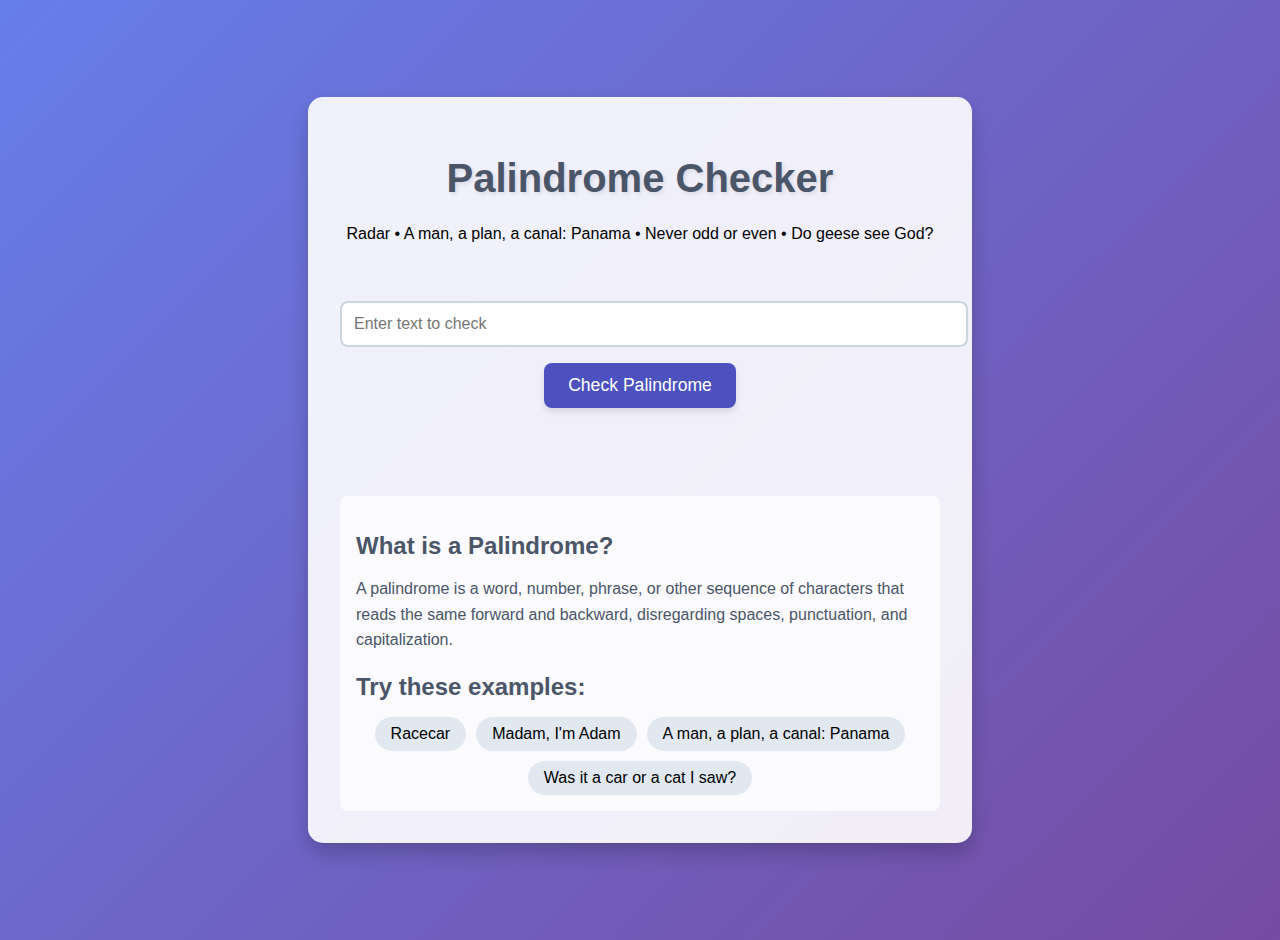
<file: FreeCodeCamp projects/Palindrome Checker/index.html>
<!DOCTYPE html>
<html lang="en">
<head>
    <meta charset="UTF-8">
    <meta name="viewport" content="width=device-width, initial-scale=1.0">
    <title>Palindrome Checker</title>
    <link rel="stylesheet" href="styles.css">
</head>
<body>
    <div class="container">
        <h1>Palindrome Checker</h1>
        <div class="animation-container">
            <div class="animated-text">
                Radar • A man, a plan, a canal: Panama • Never odd or even • Do geese see God?
            </div>
        </div>
        <input type="text" id="text-input" placeholder="Enter text to check">
        <button id="check-btn">Check Palindrome</button>
        <div id="result"></div>
        
        <div class="info-section">
            <h2>What is a Palindrome?</h2>
            <p>A palindrome is a word, number, phrase, or other sequence of characters that reads the same forward and backward, disregarding spaces, punctuation, and capitalization.</p>
            <h2>Try these examples:</h2>
            <div class="examples">
                <span class="example">Racecar</span>
                <span class="example">Madam, I'm Adam</span>
                <span class="example">A man, a plan, a canal: Panama</span>
                <span class="example">Was it a car or a cat I saw?</span>
            </div>
        </div>
    </div>


    <script src="script.js"></script>
</body>
</html>
</file>
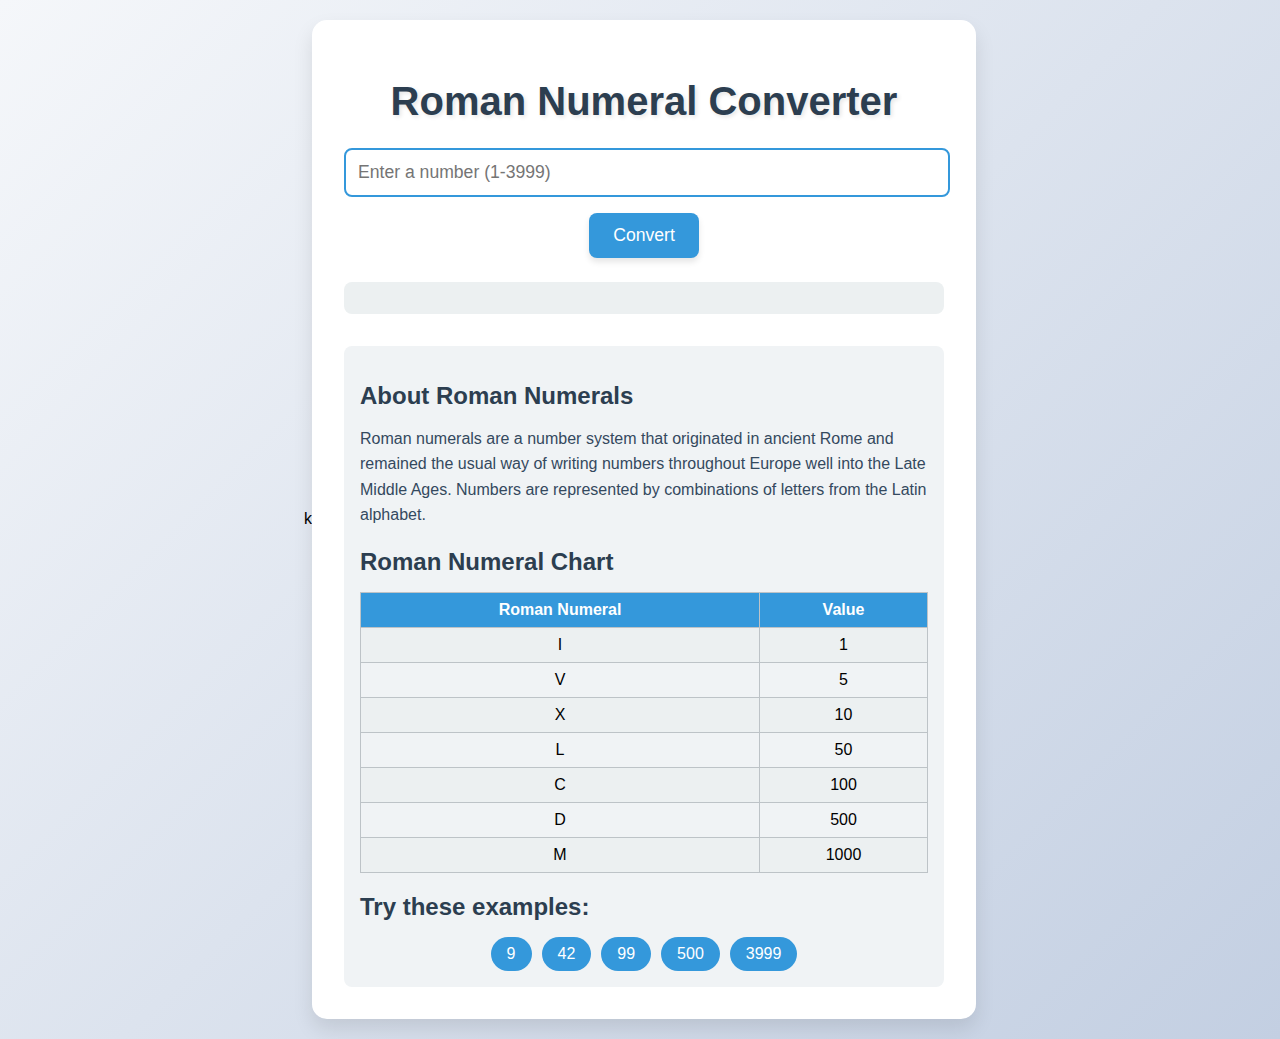
<file: FreeCodeCamp projects/Roman Number Converter/index.html>
<!DOCTYPE html>
<html lang="en">
<head>
    <meta charset="UTF-8">
    <meta name="viewport" content="width=device-width, initial-scale=1.0">
    <title>Roman Numeral Converter</title>
<link rel="stylesheet" href="styles.css">k
</head>
<body>
    <div class="container">
        <h1>Roman Numeral Converter </h1>
        <input type="number" id="number" placeholder="Enter a number (1-3999)">
        <button id="convert-btn">Convert</button>
        <div id="output"></div>
        
        <div class="info-section">
            <h2>About Roman Numerals</h2>
            <p>Roman numerals are a number system that originated in ancient Rome and remained the usual way of writing numbers throughout Europe well into the Late Middle Ages. Numbers are represented by combinations of letters from the Latin alphabet.</p>
            <h2>Roman Numeral Chart</h2>
            <table class="roman-table">
                <tr>
                    <th>Roman Numeral</th>
                    <th>Value</th>
                </tr>
                <tr><td>I</td><td>1</td></tr>
                <tr><td>V</td><td>5</td></tr>
                <tr><td>X</td><td>10</td></tr>
                <tr><td>L</td><td>50</td></tr>
                <tr><td>C</td><td>100</td></tr>
                <tr><td>D</td><td>500</td></tr>
                <tr><td>M</td><td>1000</td></tr>
            </table>
            <h2>Try these examples:</h2>
            <div class="examples">
                <span class="example">9</span>
                <span class="example">42</span>
                <span class="example">99</span>
                <span class="example">500</span>
                <span class="example">3999</span>
            </div>
        </div>
    </div>

    <script src="script.js">
  
    </script>
</body>
</html>
</file>
<file: FreeCodeCamp projects/Palindrome Checker/styles.css>
body {
    font-family: 'Segoe UI', Tahoma, Geneva, Verdana, sans-serif;
    background: linear-gradient(135deg, #667eea 0%, #764ba2 100%);
    min-height: 100vh;
    margin: 0;
    display: flex;
    justify-content: center;
    align-items: center;
    padding: 20px;
}
.container {
    background-color: rgba(255, 255, 255, 0.9);
    border-radius: 15px;
    padding: 2rem;
    box-shadow: 0 10px 20px rgba(0, 0, 0, 0.2);
    text-align: center;
    max-width: 600px;
    width: 100%;
}
h1 {
    color: #4a5568;
    margin-bottom: 1.5rem;
    font-size: 2.5rem;
    text-shadow: 2px 2px 4px rgba(0,0,0,0.1);
}
#text-input {
    width: 100%;
    padding: 0.75rem;
    margin-bottom: 1rem;
    border: 2px solid #cbd5e0;
    border-radius: 8px;
    font-size: 1rem;
    transition: border-color 0.3s ease;
}
#text-input:focus {
    outline: none;
    border-color: #4c51bf;
}
#check-btn {
    background-color: #4c51bf;
    color: white;
    border: none;
    padding: 0.75rem 1.5rem;
    font-size: 1.1rem;
    border-radius: 8px;
    cursor: pointer;
    transition: all 0.3s ease;
    box-shadow: 0 4px 6px rgba(0, 0, 0, 0.1);
}
#check-btn:hover {
    background-color: #434190;
    transform: translateY(-2px);
    box-shadow: 0 6px 8px rgba(0, 0, 0, 0.15);
}
#result {
    margin-top: 1.5rem;
    font-size: 1.3rem;
    font-weight: bold;
    color: #2d3748;
    padding: 1rem;
    border-radius: 8px;
    transition: all 0.3s ease;
}
.palindrome {
    background-color: #c6f6d5;
    color: #2f855a;
}
.not-palindrome {
    background-color: #fed7d7;
    color: #9b2c2c;
}
.info-section {
    margin-top: 2rem;
    text-align: left;
    padding: 1rem;
    background-color: rgba(255, 255, 255, 0.7);
    border-radius: 8px;
}
.info-section h2 {
    color: #4a5568;
    margin-bottom: 1rem;
}
.info-section p {
    color: #4a5568;
    line-height: 1.6;
}
.examples {
    display: flex;
    flex-wrap: wrap;
    justify-content: center;
    gap: 10px;
    margin-top: 1rem;
}
.example {
    background-color: #e2e8f0;
    padding: 0.5rem 1rem;
    border-radius: 20px;
    cursor: pointer;
    transition: all 0.3s ease;
}
.example:hover {
    background-color: #cbd5e0;
    transform: translateY(-2px);
}
.animation-container {
    height: 60px;
    overflow: hidden;
    margin-bottom: 1rem;
}
.animated-text {
    animation: scrollText 10s linear infinite;
    white-space: nowrap;
}
@keyframes scrollText {
    0% { transform: translateX(100%); }
    100% { transform: translateX(-100%); }
}
</file>
<file: FreeCodeCamp projects/Roman Number Converter/styles.css>
body {
    font-family: 'Segoe UI', Tahoma, Geneva, Verdana, sans-serif;
    background: linear-gradient(135deg, #f5f7fa 0%, #c3cfe2 100%);
    min-height: 100vh;
    margin: 0;
    display: flex;
    justify-content: center;
    align-items: center;
    padding: 20px;
}
.container {
    background-color: white;
    border-radius: 15px;
    padding: 2rem;
    box-shadow: 0 10px 20px rgba(0, 0, 0, 0.1);
    text-align: center;
    max-width: 600px;
    width: 100%;
}
h1 {
    color: #2c3e50;
    margin-bottom: 1.5rem;
    font-size: 2.5rem;
    text-shadow: 2px 2px 4px rgba(0,0,0,0.1);
}
#number {
    width: calc(100% - 22px);
    padding: 0.75rem;
    margin-bottom: 1rem;
    border: 2px solid #3498db;
    border-radius: 8px;
    font-size: 1.1rem;
    transition: border-color 0.3s ease;
}
#number:focus {
    outline: none;
    border-color: #2980b9;
}
#convert-btn {
    background-color: #3498db;
    color: white;
    border: none;
    padding: 0.75rem 1.5rem;
    font-size: 1.1rem;
    border-radius: 8px;
    cursor: pointer;
    transition: all 0.3s ease;
    box-shadow: 0 4px 6px rgba(0, 0, 0, 0.1);
}
#convert-btn:hover {
    background-color: #2980b9;
    transform: translateY(-2px);
    box-shadow: 0 6px 8px rgba(0, 0, 0, 0.15);
}
#output {
    margin-top: 1.5rem;
    font-size: 1.3rem;
    font-weight: bold;
    color: #2c3e50;
    padding: 1rem;
    border-radius: 8px;
    background-color: #ecf0f1;
    transition: all 0.3s ease;
}
.info-section {
    margin-top: 2rem;
    text-align: left;
    padding: 1rem;
    background-color: #f0f3f5;
    border-radius: 8px;
}
.info-section h2 {
    color: #2c3e50;
    margin-bottom: 1rem;
}
.info-section p {
    color: #34495e;
    line-height: 1.6;
}
.roman-table {
    width: 100%;
    border-collapse: collapse;
    margin-top: 1rem;
}
.roman-table th, .roman-table td {
    border: 1px solid #bdc3c7;
    padding: 0.5rem;
    text-align: center;
}
.roman-table th {
    background-color: #3498db;
    color: white;
}
.roman-table tr:nth-child(even) {
    background-color: #ecf0f1;
}
.examples {
    display: flex;
    flex-wrap: wrap;
    justify-content: center;
    gap: 10px;
    margin-top: 1rem;
}
.example {
    background-color: #3498db;
    color: white;
    padding: 0.5rem 1rem;
    border-radius: 20px;
    cursor: pointer;
    transition: all 0.3s ease;
}
.example:hover {
    background-color: #2980b9;
    transform: translateY(-2px);
}
</file>
